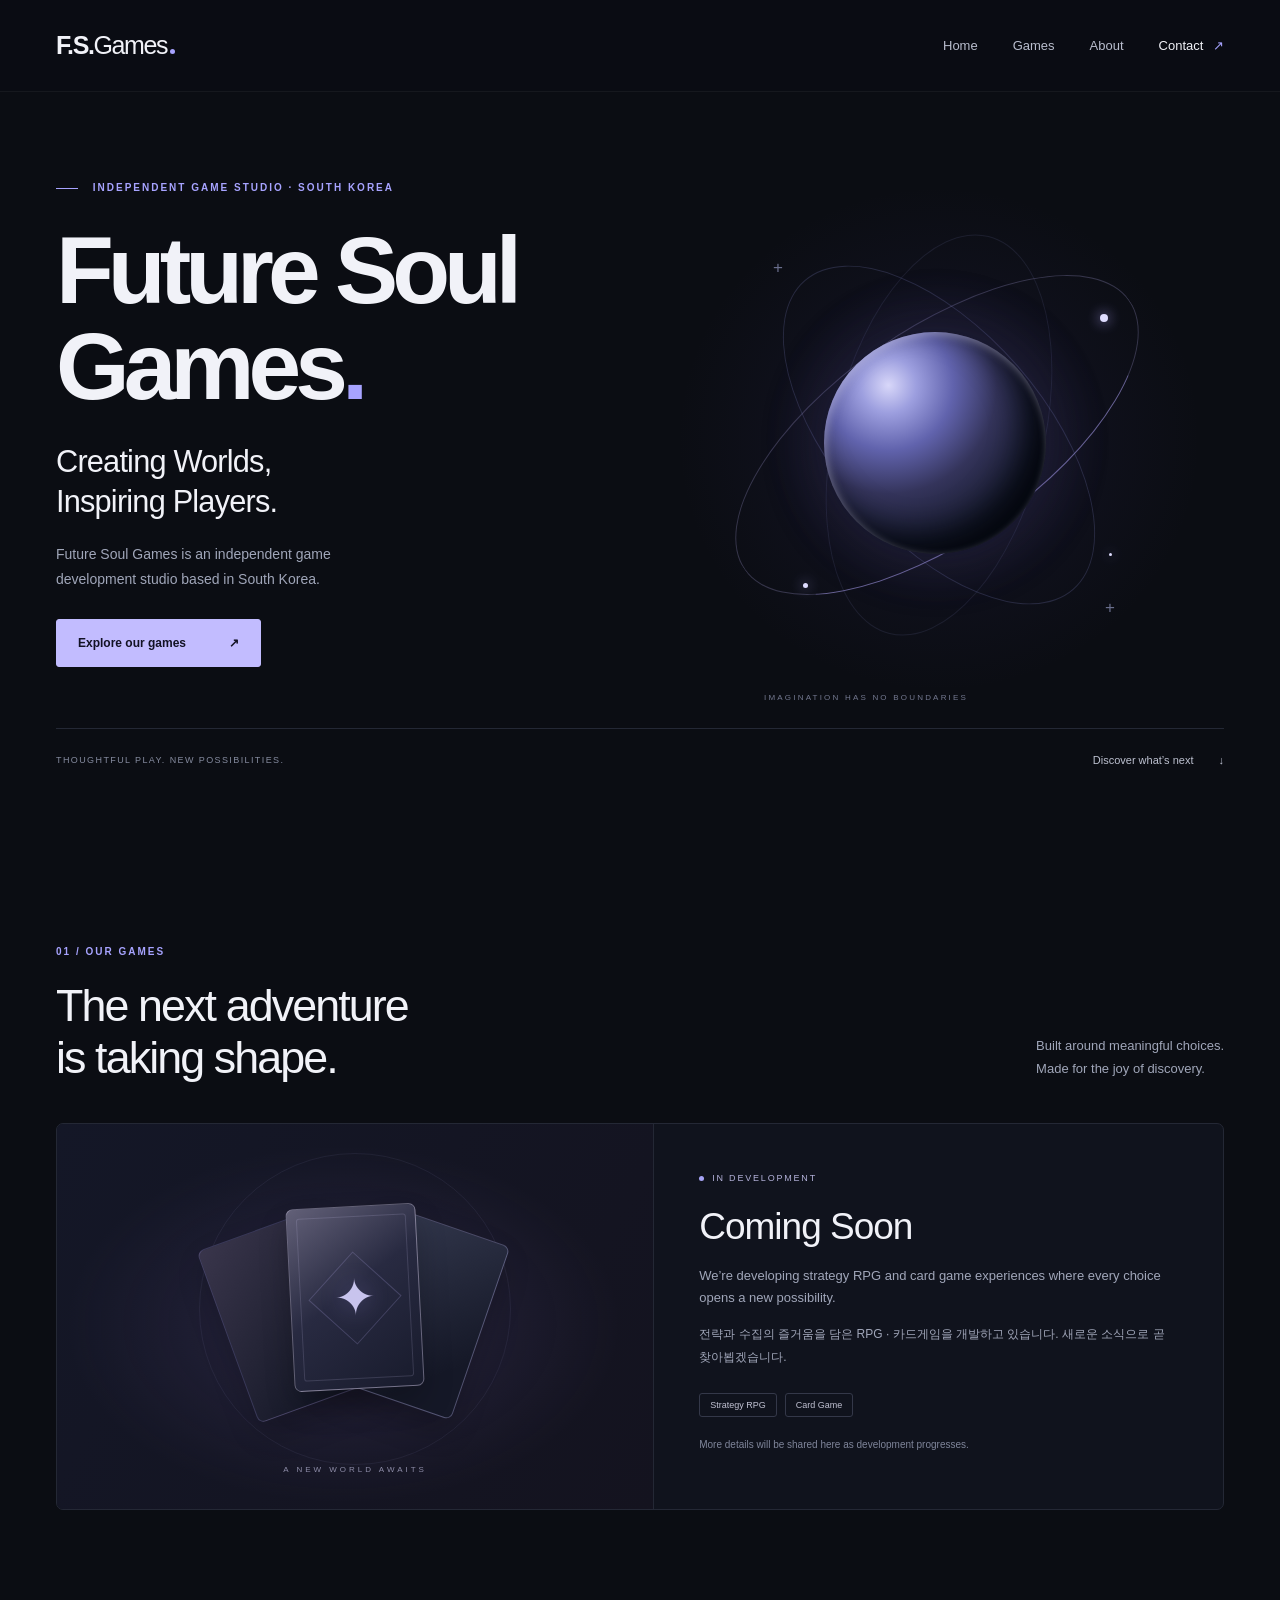
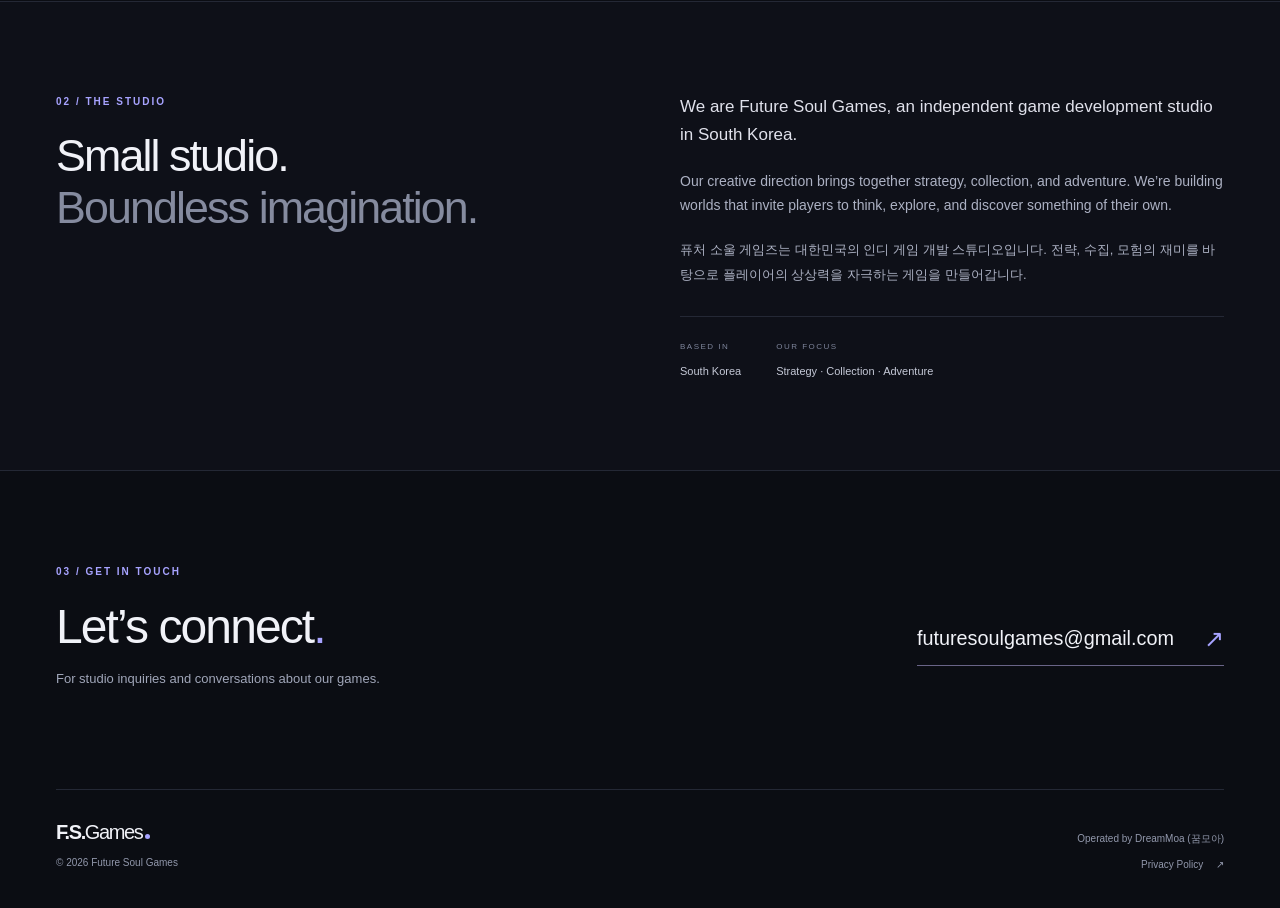
<file: index.html>
<!doctype html>
<html lang="en">
<head>
  <meta charset="utf-8">
  <meta name="viewport" content="width=device-width, initial-scale=1">
  <title>Future Soul Games — Independent Game Studio</title>
  <meta name="description" content="Future Soul Games is an independent game development studio based in South Korea. Strategy RPG and card game experiences are in development.">
  <meta name="theme-color" content="#0b0d13">
  <!-- SEARCH_CONSOLE_VERIFICATION: Paste the real Google verification meta tag immediately below this comment. Keep it inside this head after deployment. -->
  <meta name="google-site-verification" content="snJGRO5HhZDJZV8TxJEwstwvUQok6x0NwFNLcMkHjxc" />
  <link rel="icon" href="assets/favicon.svg" type="image/svg+xml">
  <link rel="stylesheet" href="assets/styles.css">
</head>
<body>
  <a class="skip-link" href="#main">Skip to content</a>
  <header class="header"><div class="wrap header-inner">
    <a class="logo" href="#home" aria-label="F.S.Games home">F.S.<span>Games</span><i aria-hidden="true"></i></a>
    <nav aria-label="Main navigation"><a href="#home">Home</a><a href="#games">Games</a><a href="#about">About</a><a href="#contact">Contact <span aria-hidden="true">↗</span></a></nav>
  </div></header>
  <main id="main">
    <section class="hero wrap" id="home" aria-labelledby="hero-title">
      <div class="hero-content">
        <p class="eyebrow"><span class="small-line"></span> INDEPENDENT GAME STUDIO · SOUTH KOREA</p>
        <h1 id="hero-title">Future Soul<br><span>Games</span><span class="title-dot">.</span></h1>
        <p class="slogan">Creating Worlds,<br>Inspiring Players.</p>
        <p class="hero-description">Future Soul Games is an independent game development studio based in South Korea.</p>
        <a class="button" href="#games">Explore our games <span aria-hidden="true">↗</span></a>
      </div>
      <div class="soul-art" aria-hidden="true">
        <div class="orbit orbit-one"></div><div class="orbit orbit-two"></div><div class="orbit orbit-three"></div>
        <div class="core-halo"></div><div class="core"></div><div class="star star-one"></div><div class="star star-two"></div><div class="star star-three"></div>
        <div class="art-cross cross-one">+</div><div class="art-cross cross-two">+</div><p class="art-coordinate">IMAGINATION HAS NO BOUNDARIES</p>
      </div>
      <div class="hero-bottom"><span>THOUGHTFUL PLAY. NEW POSSIBILITIES.</span><a href="#games">Discover what’s next <span aria-hidden="true">↓</span></a></div>
    </section>
    <section class="section wrap" id="games" aria-labelledby="games-title">
      <div class="section-heading"><div><p class="eyebrow">01 / OUR GAMES</p><h2 id="games-title">The next adventure<br>is taking shape.</h2></div><p>Built around meaningful choices.<br>Made for the joy of discovery.</p></div>
      <!-- Add approved game artwork inside .game-art, and a real title and store link when announced. -->
      <article class="game-feature">
        <div class="game-art" aria-hidden="true"><div class="card-shape card-back"></div><div class="card-shape card-middle"></div><div class="card-shape card-front"><span>✦</span></div><div class="game-art-label">A NEW WORLD AWAITS</div></div>
        <div class="game-info"><p class="status"><span></span> IN DEVELOPMENT</p><h3>Coming Soon</h3><p>We’re developing strategy RPG and card game experiences where every choice opens a new possibility.</p><p lang="ko" class="korean-copy">전략과 수집의 즐거움을 담은 RPG · 카드게임을 개발하고 있습니다. 새로운 소식으로 곧 찾아뵙겠습니다.</p><div class="tags"><span>Strategy RPG</span><span>Card Game</span></div><p class="release-note">More details will be shared here as development progresses.</p></div>
      </article>
    </section>
    <section class="about section" id="about" aria-labelledby="about-title"><div class="wrap about-grid"><div><p class="eyebrow">02 / THE STUDIO</p><h2 id="about-title">Small studio.<br><span class="muted">Boundless imagination.</span></h2></div><div class="about-copy"><p>We are Future Soul Games, an independent game development studio in South Korea.</p><p>Our creative direction brings together strategy, collection, and adventure. We’re building worlds that invite players to think, explore, and discover something of their own.</p><p lang="ko">퓨처 소울 게임즈는 대한민국의 인디 게임 개발 스튜디오입니다. 전략, 수집, 모험의 재미를 바탕으로 플레이어의 상상력을 자극하는 게임을 만들어갑니다.</p><div class="studio-details"><div><span>BASED IN</span><strong>South Korea</strong></div><div><span>OUR FOCUS</span><strong>Strategy · Collection · Adventure</strong></div></div></div></div></section>
    <section class="contact section wrap" id="contact" aria-labelledby="contact-title"><p class="eyebrow">03 / GET IN TOUCH</p><div class="contact-row"><div><h2 id="contact-title">Let’s connect<span class="title-dot">.</span></h2><p>For studio inquiries and conversations about our games.</p></div><a class="contact-link" href="mailto:futuresoulgames@gmail.com">futuresoulgames@gmail.com <span aria-hidden="true">↗</span></a></div></section>
  </main>
  <footer class="footer wrap"><div><a class="logo footer-logo" href="#home">F.S.<span>Games</span><i aria-hidden="true"></i></a><p>© 2026 Future Soul Games</p></div><div class="footer-legal"><p>Operated by DreamMoa <span lang="ko">(꿈모아)</span></p><a href="privacy.html">Privacy Policy <span aria-hidden="true">↗</span></a></div></footer>
</body>
</html>
</file>
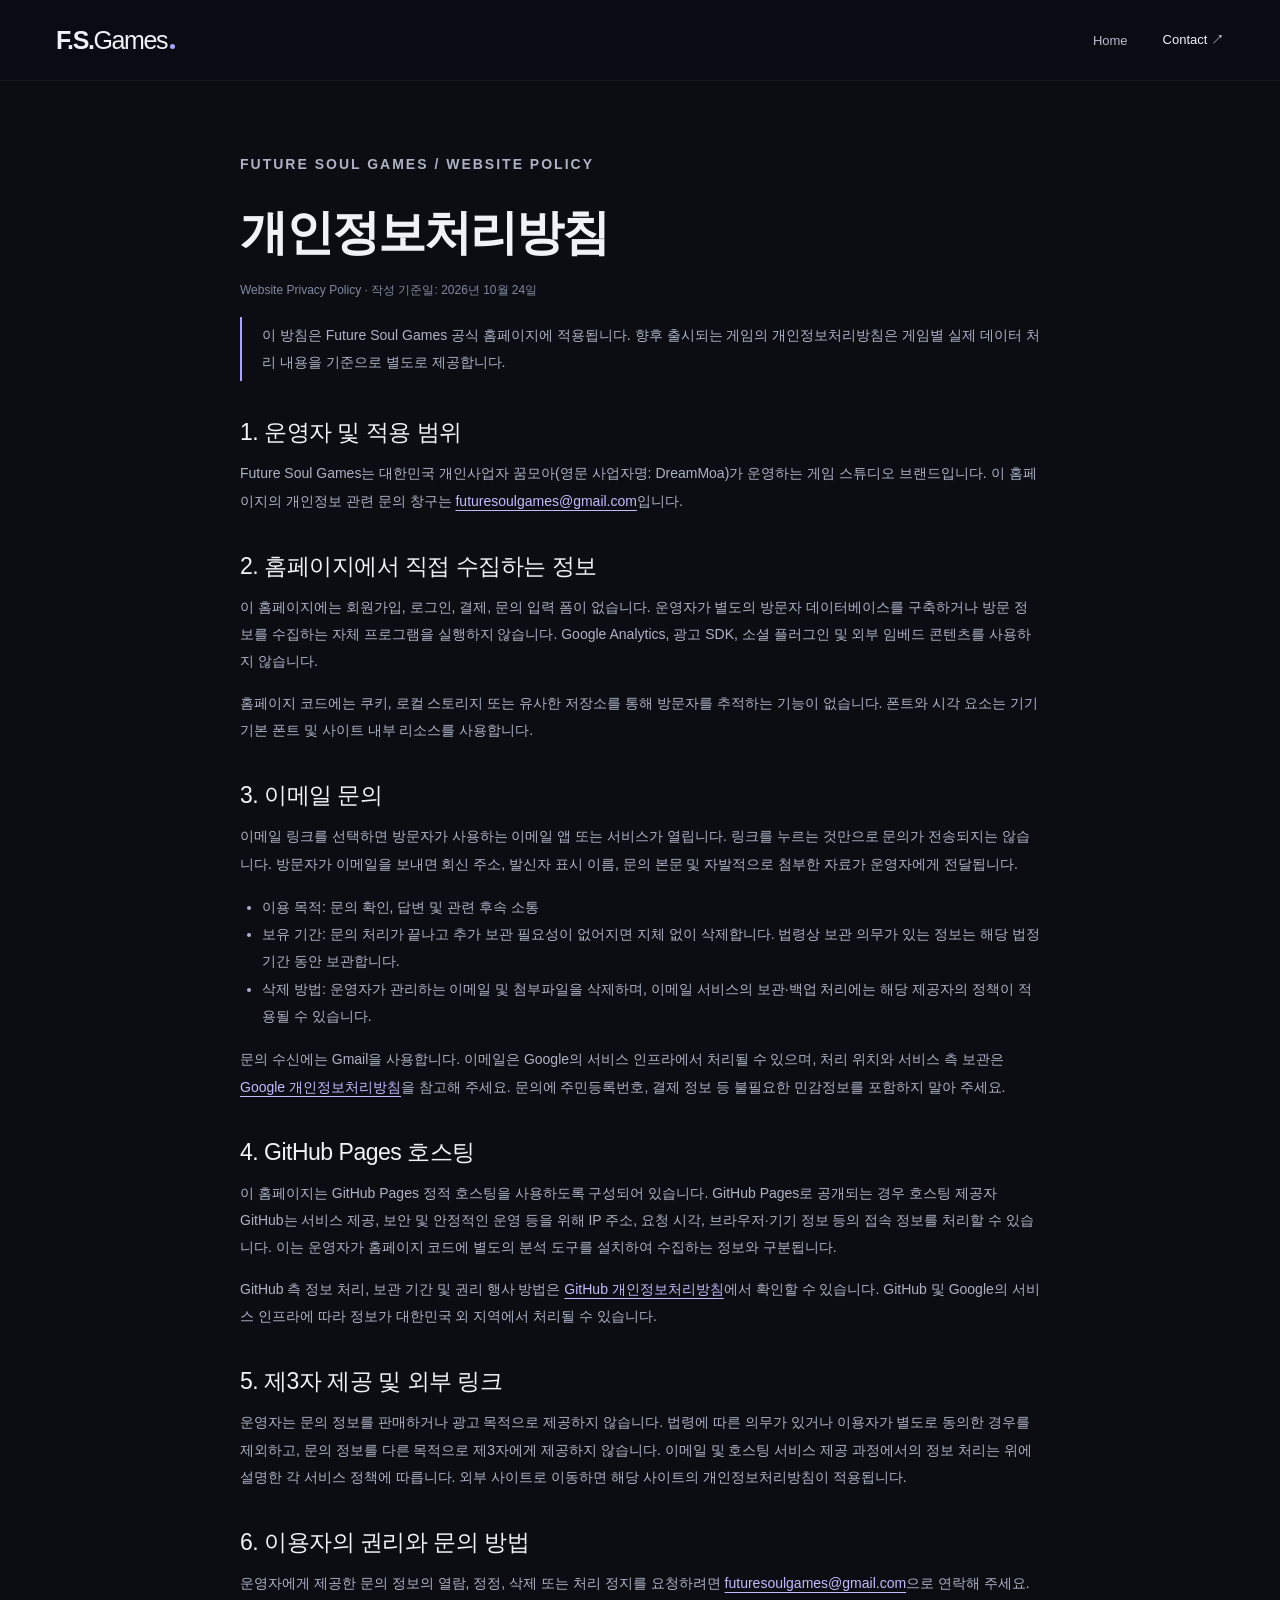
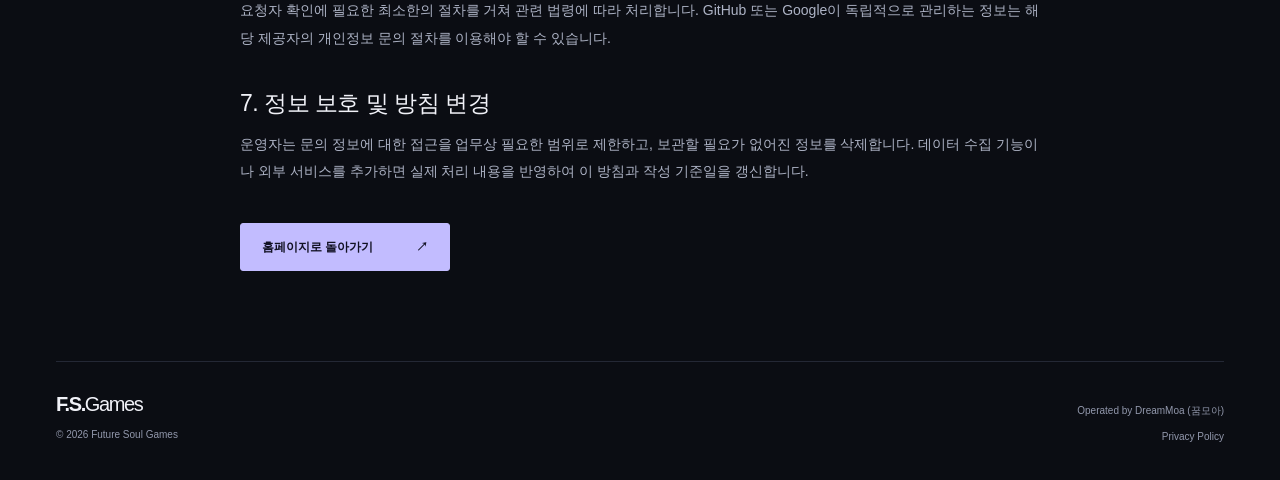
<file: privacy.html>
<!doctype html>
<html lang="ko">
<head>
  <meta charset="utf-8">
  <meta name="viewport" content="width=device-width, initial-scale=1">
  <title>개인정보처리방침 | Future Soul Games</title>
  <meta name="description" content="Future Soul Games 공식 홈페이지 개인정보처리방침. 이메일 문의와 GitHub Pages 호스팅에 관한 안내입니다.">
  <meta name="theme-color" content="#0b0d13">
  <link rel="icon" href="assets/favicon.svg" type="image/svg+xml">
  <link rel="stylesheet" href="assets/styles.css">
</head>
<body>
  <a class="skip-link" href="#main">본문 바로가기</a>
  <header class="header policy-header"><div class="wrap header-inner"><a class="logo" href="./" aria-label="F.S.Games 홈">F.S.<span>Games</span><i aria-hidden="true"></i></a><nav aria-label="홈페이지 메뉴"><a href="./">Home</a><a href="./#contact">Contact ↗</a></nav></div></header>
  <main id="main" class="policy wrap">
    <p class="eyebrow">FUTURE SOUL GAMES / WEBSITE POLICY</p>
    <h1>개인정보처리방침</h1>
    <p class="policy-date">Website Privacy Policy · 작성 기준일: 2026년 10월 24일</p>
    <p class="policy-notice">이 방침은 Future Soul Games 공식 홈페이지에 적용됩니다. 향후 출시되는 게임의 개인정보처리방침은 게임별 실제 데이터 처리 내용을 기준으로 별도로 제공합니다.</p>
    <h2>1. 운영자 및 적용 범위</h2>
    <p>Future Soul Games는 대한민국 개인사업자 꿈모아(영문 사업자명: DreamMoa)가 운영하는 게임 스튜디오 브랜드입니다. 이 홈페이지의 개인정보 관련 문의 창구는 <a href="mailto:futuresoulgames@gmail.com">futuresoulgames@gmail.com</a>입니다.</p>
    <h2>2. 홈페이지에서 직접 수집하는 정보</h2>
    <p>이 홈페이지에는 회원가입, 로그인, 결제, 문의 입력 폼이 없습니다. 운영자가 별도의 방문자 데이터베이스를 구축하거나 방문 정보를 수집하는 자체 프로그램을 실행하지 않습니다. Google Analytics, 광고 SDK, 소셜 플러그인 및 외부 임베드 콘텐츠를 사용하지 않습니다.</p>
    <p>홈페이지 코드에는 쿠키, 로컬 스토리지 또는 유사한 저장소를 통해 방문자를 추적하는 기능이 없습니다. 폰트와 시각 요소는 기기 기본 폰트 및 사이트 내부 리소스를 사용합니다.</p>
    <h2>3. 이메일 문의</h2>
    <p>이메일 링크를 선택하면 방문자가 사용하는 이메일 앱 또는 서비스가 열립니다. 링크를 누르는 것만으로 문의가 전송되지는 않습니다. 방문자가 이메일을 보내면 회신 주소, 발신자 표시 이름, 문의 본문 및 자발적으로 첨부한 자료가 운영자에게 전달됩니다.</p>
    <ul><li>이용 목적: 문의 확인, 답변 및 관련 후속 소통</li><li>보유 기간: 문의 처리가 끝나고 추가 보관 필요성이 없어지면 지체 없이 삭제합니다. 법령상 보관 의무가 있는 정보는 해당 법정 기간 동안 보관합니다.</li><li>삭제 방법: 운영자가 관리하는 이메일 및 첨부파일을 삭제하며, 이메일 서비스의 보관·백업 처리에는 해당 제공자의 정책이 적용될 수 있습니다.</li></ul>
    <p>문의 수신에는 Gmail을 사용합니다. 이메일은 Google의 서비스 인프라에서 처리될 수 있으며, 처리 위치와 서비스 측 보관은 <a href="https://policies.google.com/privacy?hl=ko" rel="noreferrer">Google 개인정보처리방침</a>을 참고해 주세요. 문의에 주민등록번호, 결제 정보 등 불필요한 민감정보를 포함하지 말아 주세요.</p>
    <h2>4. GitHub Pages 호스팅</h2>
    <p>이 홈페이지는 GitHub Pages 정적 호스팅을 사용하도록 구성되어 있습니다. GitHub Pages로 공개되는 경우 호스팅 제공자 GitHub는 서비스 제공, 보안 및 안정적인 운영 등을 위해 IP 주소, 요청 시각, 브라우저·기기 정보 등의 접속 정보를 처리할 수 있습니다. 이는 운영자가 홈페이지 코드에 별도의 분석 도구를 설치하여 수집하는 정보와 구분됩니다.</p>
    <p>GitHub 측 정보 처리, 보관 기간 및 권리 행사 방법은 <a href="https://docs.github.com/en/site-policy/privacy-policies/github-general-privacy-statement" rel="noreferrer">GitHub 개인정보처리방침</a>에서 확인할 수 있습니다. GitHub 및 Google의 서비스 인프라에 따라 정보가 대한민국 외 지역에서 처리될 수 있습니다.</p>
    <h2>5. 제3자 제공 및 외부 링크</h2>
    <p>운영자는 문의 정보를 판매하거나 광고 목적으로 제공하지 않습니다. 법령에 따른 의무가 있거나 이용자가 별도로 동의한 경우를 제외하고, 문의 정보를 다른 목적으로 제3자에게 제공하지 않습니다. 이메일 및 호스팅 서비스 제공 과정에서의 정보 처리는 위에 설명한 각 서비스 정책에 따릅니다. 외부 사이트로 이동하면 해당 사이트의 개인정보처리방침이 적용됩니다.</p>
    <h2>6. 이용자의 권리와 문의 방법</h2>
    <p>운영자에게 제공한 문의 정보의 열람, 정정, 삭제 또는 처리 정지를 요청하려면 <a href="mailto:futuresoulgames@gmail.com">futuresoulgames@gmail.com</a>으로 연락해 주세요. 요청자 확인에 필요한 최소한의 절차를 거쳐 관련 법령에 따라 처리합니다. GitHub 또는 Google이 독립적으로 관리하는 정보는 해당 제공자의 개인정보 문의 절차를 이용해야 할 수 있습니다.</p>
    <h2>7. 정보 보호 및 방침 변경</h2>
    <p>운영자는 문의 정보에 대한 접근을 업무상 필요한 범위로 제한하고, 보관할 필요가 없어진 정보를 삭제합니다. 데이터 수집 기능이나 외부 서비스를 추가하면 실제 처리 내용을 반영하여 이 방침과 작성 기준일을 갱신합니다.</p>
    <a class="button" href="./">홈페이지로 돌아가기 <span aria-hidden="true">↗</span></a>
  </main>
  <footer class="footer wrap"><div><span class="logo footer-logo">F.S.<span>Games</span></span><p>© 2026 Future Soul Games</p></div><div class="footer-legal"><p>Operated by DreamMoa (꿈모아)</p><a href="privacy.html" aria-current="page">Privacy Policy</a></div></footer>
</body>
</html>
</file>
<file: assets/styles.css>
:root{color-scheme:dark;--bg:#0b0d13;--panel:#10131d;--text:#f1f2f8;--muted:#a0a6b9;--line:#242835;--accent:#a7a3ff}*{box-sizing:border-box}html{scroll-behavior:smooth;scroll-padding-top:105px}body{margin:0;background:var(--bg);color:var(--text);font-family:Inter,"Segoe UI",Arial,"Malgun Gothic",sans-serif;-webkit-font-smoothing:antialiased}a{color:inherit;text-decoration:none}a:focus-visible{outline:2px solid #b8b3ff;outline-offset:6px}a:hover{color:#c6c2ff}p{line-height:1.75}a{-webkit-tap-highlight-color:transparent}.wrap{width:min(1200px,calc(100% - 112px));margin-inline:auto}.header{position:sticky;top:0;z-index:10;background:#0b0d13f2;border-bottom:1px solid #ffffff0d}.header-inner{min-height:91px;display:flex;align-items:center;justify-content:space-between;gap:30px}.logo{font-size:25px;letter-spacing:-1.4px;font-weight:800;white-space:nowrap}.logo span{font-weight:500}.logo i{display:inline-block;width:5px;height:5px;background:var(--accent);margin-left:3px;border-radius:50%}nav{display:flex;gap:35px;align-items:center;font-size:13px;color:#b9bece}nav a{padding-block:14px}nav a:last-child{color:var(--text)}nav span{color:var(--accent);margin-left:6px}.skip-link{position:fixed;top:-80px;left:20px;padding:12px;background:#fff;color:#111;z-index:20}.skip-link:focus{top:12px}.hero{position:relative;padding-top:87px;min-height:760px;isolation:isolate}.hero-content{position:relative;z-index:2;width:60%}.eyebrow{font-size:10px;line-height:1.7;letter-spacing:2px;font-weight:600;color:var(--accent);margin:0 0 27px}.small-line{display:inline-block;width:22px;height:1px;background:var(--accent);vertical-align:middle;margin-right:10px}h1{font-size:clamp(66px,7.4vw,108px);line-height:1.01;letter-spacing:-6px;font-weight:650;margin:0 0 28px}h1>span:first-child{color:#bbb8f5}.title-dot{color:var(--accent)}.slogan{font-size:clamp(22px,2.4vw,32px);line-height:1.3;letter-spacing:-.8px;margin:0 0 20px}.hero-description{color:var(--muted);font-size:14px;max-width:355px;margin:0 0 28px}.button{display:inline-flex;gap:43px;align-items:center;min-height:48px;padding:0 21px;font-size:12px;font-weight:600;background:#c2bcff;color:#121224;border:1px solid #c2bcff;border-radius:3px}.button:hover{background:#d3cfff;color:#121224}.soul-art{position:absolute;z-index:-1;right:0;top:72px;width:570px;height:550px;background:radial-gradient(ellipse at 50% 50%,#493e9826,transparent 65%)}.core-halo{position:absolute;width:330px;height:330px;left:118px;top:110px;border-radius:50%;background:radial-gradient(circle,#7168c733,#52448e18 45%,transparent 70%);filter:blur(10px)}.core{position:absolute;width:222px;height:222px;left:170px;top:168px;border-radius:50%;background:radial-gradient(circle at 29% 24%,#d8d7f9 0%,#9d9fdf 12%,#6163ad 28%,#34345b 47%,#171b2e 70%,#10131e 87%);box-shadow:inset 2px 3px 9px #dfddff70,inset -18px -15px 33px #03060d,0 0 75px #6d64ba20}.orbit{position:absolute;left:48px;top:166px;width:470px;height:210px;border:1px solid #aaa2e044;border-radius:50%;transform:rotate(-35deg)}.orbit-one{border-bottom-color:#b5aaff88}.orbit-two{transform:rotate(49deg);border-color:#8a92d735;width:410px;left:80px}.orbit-three{transform:rotate(104deg);border-color:#8a92d71f;width:410px;left:80px}.star{position:absolute;border-radius:50%;background:#dfddff;box-shadow:0 0 13px #a9a1f4}.star-one{width:8px;height:8px;left:446px;top:150px}.star-two{width:5px;height:5px;left:149px;top:419px}.star-three{width:3px;height:3px;left:455px;top:389px}.art-cross{position:absolute;color:#696e8c;font-size:17px;font-weight:200}.cross-one{top:94px;left:119px}.cross-two{top:434px;left:451px}.art-coordinate{position:absolute;bottom:1px;left:110px;font-size:8px;color:#747990;letter-spacing:2.2px}.hero-bottom{position:relative;display:flex;justify-content:space-between;align-items:center;margin-top:61px;padding:25px 0;border-top:1px solid var(--line);color:#858b9f;font-size:9px;letter-spacing:1.4px}.hero-bottom a{font-size:11px;letter-spacing:0;color:#bdc1d0}.hero-bottom a span{margin-left:22px}.section{padding-block:91px}.section-heading{display:flex;justify-content:space-between;gap:40px;align-items:end;margin-bottom:39px}.section-heading .eyebrow,.about .eyebrow,.contact .eyebrow{margin-bottom:19px}h2{font-size:clamp(32px,3.5vw,46px);font-weight:500;line-height:1.17;letter-spacing:-1.9px;margin:0}.section-heading>p{font-size:13px;color:var(--muted);margin:0 0 3px}.game-feature{display:grid;grid-template-columns:1.05fr 1fr;border:1px solid var(--line);background:var(--panel);border-radius:7px;overflow:hidden}.game-art{position:relative;min-height:385px;overflow:hidden;background:radial-gradient(ellipse at 48% 52%,#4f427656,transparent 63%),linear-gradient(120deg,#141727,#14131f);border-right:1px solid var(--line)}.game-art:before{content:"";position:absolute;width:310px;height:310px;left:50%;top:48%;transform:translate(-50%,-50%);border:1px solid #9291c419;border-radius:50%}.card-shape{position:absolute;width:130px;height:183px;left:calc(50% - 65px);top:82px;border:1px solid #9996c666;border-radius:7px;background:linear-gradient(140deg,#39354b,#151827 80%);box-shadow:0 15px 30px #0003}.card-back{transform:translate(-66px,18px) rotate(-20deg);border-color:#6c689d66}.card-middle{transform:translate(64px,15px) rotate(19deg);background:linear-gradient(140deg,#34394f,#151827 80%)}.card-front{transform:rotate(-3deg);background:linear-gradient(145deg,#626078,#282a41 46%,#181b2c);border-color:#b2acc477;display:grid;place-items:center}.card-front:before{content:"";position:absolute;inset:9px;border:1px solid #c9c2e92b;border-radius:3px}.card-front:after{content:"";position:absolute;width:64px;height:64px;transform:rotate(45deg);border:1px solid #c2baff33}.card-front span{font-size:50px;font-weight:200;color:#c8c4ed;text-shadow:0 0 25px #b3a4ff55}.game-art-label{position:absolute;bottom:35px;width:100%;text-align:center;color:#8e8da8;font-size:8px;letter-spacing:3px}.game-info{padding:47px 45px}.status{font-size:9px;letter-spacing:1.8px;color:#b4b2da;display:flex;align-items:center;gap:8px;margin:0 0 19px}.status span{width:5px;height:5px;border-radius:50%;background:#a6a3f5}h3{font-size:37px;font-weight:500;letter-spacing:-1px;margin:0 0 17px}.game-info>p:not(.status){font-size:13px;color:var(--muted);margin:0 0 13px}.game-info .korean-copy{font-size:12px!important;line-height:1.9}.tags{display:flex;gap:8px;margin-top:24px;flex-wrap:wrap}.tags span{padding:6px 10px;border:1px solid #343849;border-radius:3px;font-size:9px;color:#c0c1d2}.game-info .release-note{font-size:10px!important;color:#7f859a!important;margin:19px 0 0!important}.about{border-block:1px solid var(--line);background:#0e1018}.about-grid{display:grid;grid-template-columns:1fr 1fr;gap:80px}.muted{color:#858b9f}.about-copy>p{margin:0 0 20px;font-size:14px;color:#acb1c3}.about-copy>p:first-child{color:#e0e1eb;font-size:17px;line-height:1.65}.about-copy>p[lang]{font-size:13px;line-height:1.9}.studio-details{display:flex;gap:35px;border-top:1px solid var(--line);padding-top:25px;margin-top:29px}.studio-details span{display:block;color:#7e859b;font-size:8px;letter-spacing:1.5px;margin-bottom:10px}.studio-details strong{font-size:11px;font-weight:500;color:#c4c8d6}.contact{padding-block:92px 98px}.contact-row{display:flex;justify-content:space-between;align-items:center;gap:30px}.contact h2{font-size:48px}.contact p:not(.eyebrow){font-size:13px;color:var(--muted);margin-bottom:0}.contact-link{display:flex;align-items:center;gap:30px;font-size:clamp(13px,1.55vw,20px);border-bottom:1px solid #696487;padding-bottom:12px;overflow-wrap:anywhere}.contact-link span{color:var(--accent);font-size:24px}.footer{border-top:1px solid var(--line);display:flex;justify-content:space-between;align-items:center;padding-block:30px 36px}.footer-logo{font-size:20px}.footer p,.footer a:not(.logo){font-size:10px;color:#9298ac}.footer p{margin:10px 0 0}.footer-legal{text-align:right}.footer-legal a{display:inline-block;margin-top:11px}.footer-legal a span{margin-left:10px}.policy{max-width:800px;padding-block:70px 90px}.policy h1{font-size:48px;letter-spacing:-2px;line-height:1.15;margin-bottom:19px}.policy h2{font-size:23px;letter-spacing:-.5px;margin:38px 0 13px}.policy p,.policy li{color:#adb3c5;font-size:14px;line-height:1.95}.policy a:not(.button){color:#c2bcff;text-decoration:underline;text-underline-offset:4px}.policy ul{padding-left:22px}.policy .policy-date{font-size:12px;color:#82899f}.policy .button{margin-top:24px}.policy-notice{border-left:2px solid #a7a3ff;padding:5px 0 5px 20px}.policy-header .header-inner{min-height:80px}
@media(min-width:1500px){.hero{padding-top:105px}.soul-art{right:10px}}
@media(max-width:1000px){.wrap{width:calc(100% - 64px)}.hero-content{width:65%}.hero{min-height:705px}.soul-art{right:-25px;top:100px;transform:scale(.8);transform-origin:right center}h1{letter-spacing:-4px}.hero-bottom{margin-top:50px}.about-grid{gap:45px}.game-info{padding:33px 28px}.game-art{min-height:380px}.studio-details{gap:20px}.contact-row{align-items:start;flex-direction:column;gap:34px}}
@media(max-width:650px){html{scroll-padding-top:100px}.wrap{width:calc(100% - 40px)}.header-inner{min-height:85px;gap:11px;flex-wrap:wrap;padding-block:14px}.logo{font-size:22px}nav{gap:19px;font-size:11px}nav a{padding-block:5px}nav span{display:none}.hero{padding-top:51px;min-height:0;overflow:hidden}.hero-content{width:100%}.hero .eyebrow{font-size:8px;letter-spacing:1.4px;max-width:100%}.small-line{width:14px;margin-right:5px}h1{font-size:68px;letter-spacing:-4px;margin-bottom:25px}.slogan{font-size:25px}.hero-description{font-size:13px;max-width:285px}.hero .button{margin-top:2px}.soul-art{position:relative;top:auto;right:auto;width:570px;height:440px;margin-top:-43px;margin-left:calc(50% - 285px);transform:scale(.76);transform-origin:center center;margin-bottom:-78px;z-index:-1}.core{top:120px}.core-halo{top:62px}.orbit{top:118px}.star-one{top:102px}.star-two{top:371px}.star-three{top:341px}.cross-one{top:46px}.cross-two{top:386px}.art-coordinate{bottom:-4px}.hero-bottom{margin-top:0;padding-block:21px;gap:18px}.hero-bottom>span{font-size:7px;letter-spacing:1px;max-width:140px;line-height:1.7}.hero-bottom a{font-size:10px}.hero-bottom a span{margin-left:8px}.section{padding-block:60px}.section-heading{align-items:start;flex-direction:column;gap:18px;margin-bottom:28px}.section-heading>p{font-size:12px}.eyebrow{font-size:9px}h2{font-size:33px;letter-spacing:-1.4px}.game-feature{grid-template-columns:1fr}.game-art{min-height:310px;border-right:0;border-bottom:1px solid var(--line)}.card-shape{top:49px}.game-art-label{bottom:25px}.game-info{padding:30px 25px}h3{font-size:32px}.about-grid{grid-template-columns:1fr;gap:30px}.about-copy>p:first-child{font-size:16px}.about-copy>p{font-size:13px}.studio-details{gap:25px;flex-wrap:wrap}.contact h2{font-size:39px}.contact-row{gap:28px}.contact-link{font-size:14px;gap:18px;max-width:100%}.footer{align-items:start;gap:22px}.footer p,.footer a:not(.logo){font-size:9px}.footer-legal{max-width:175px}.policy{padding-top:45px}.policy h1{font-size:36px;letter-spacing:-1.3px}.policy h2{font-size:22px}.policy p,.policy li{font-size:13px}.policy-header .header-inner{flex-wrap:nowrap}.policy-header nav{gap:16px}}
@media(max-width:360px){nav{gap:13px}.header-inner{justify-content:center}.hero h1{font-size:59px}.contact-link{font-size:12px}.footer{flex-direction:column}.footer-legal{text-align:left;max-width:none}}
@media(prefers-reduced-motion:reduce){html{scroll-behavior:auto}}
</file>
